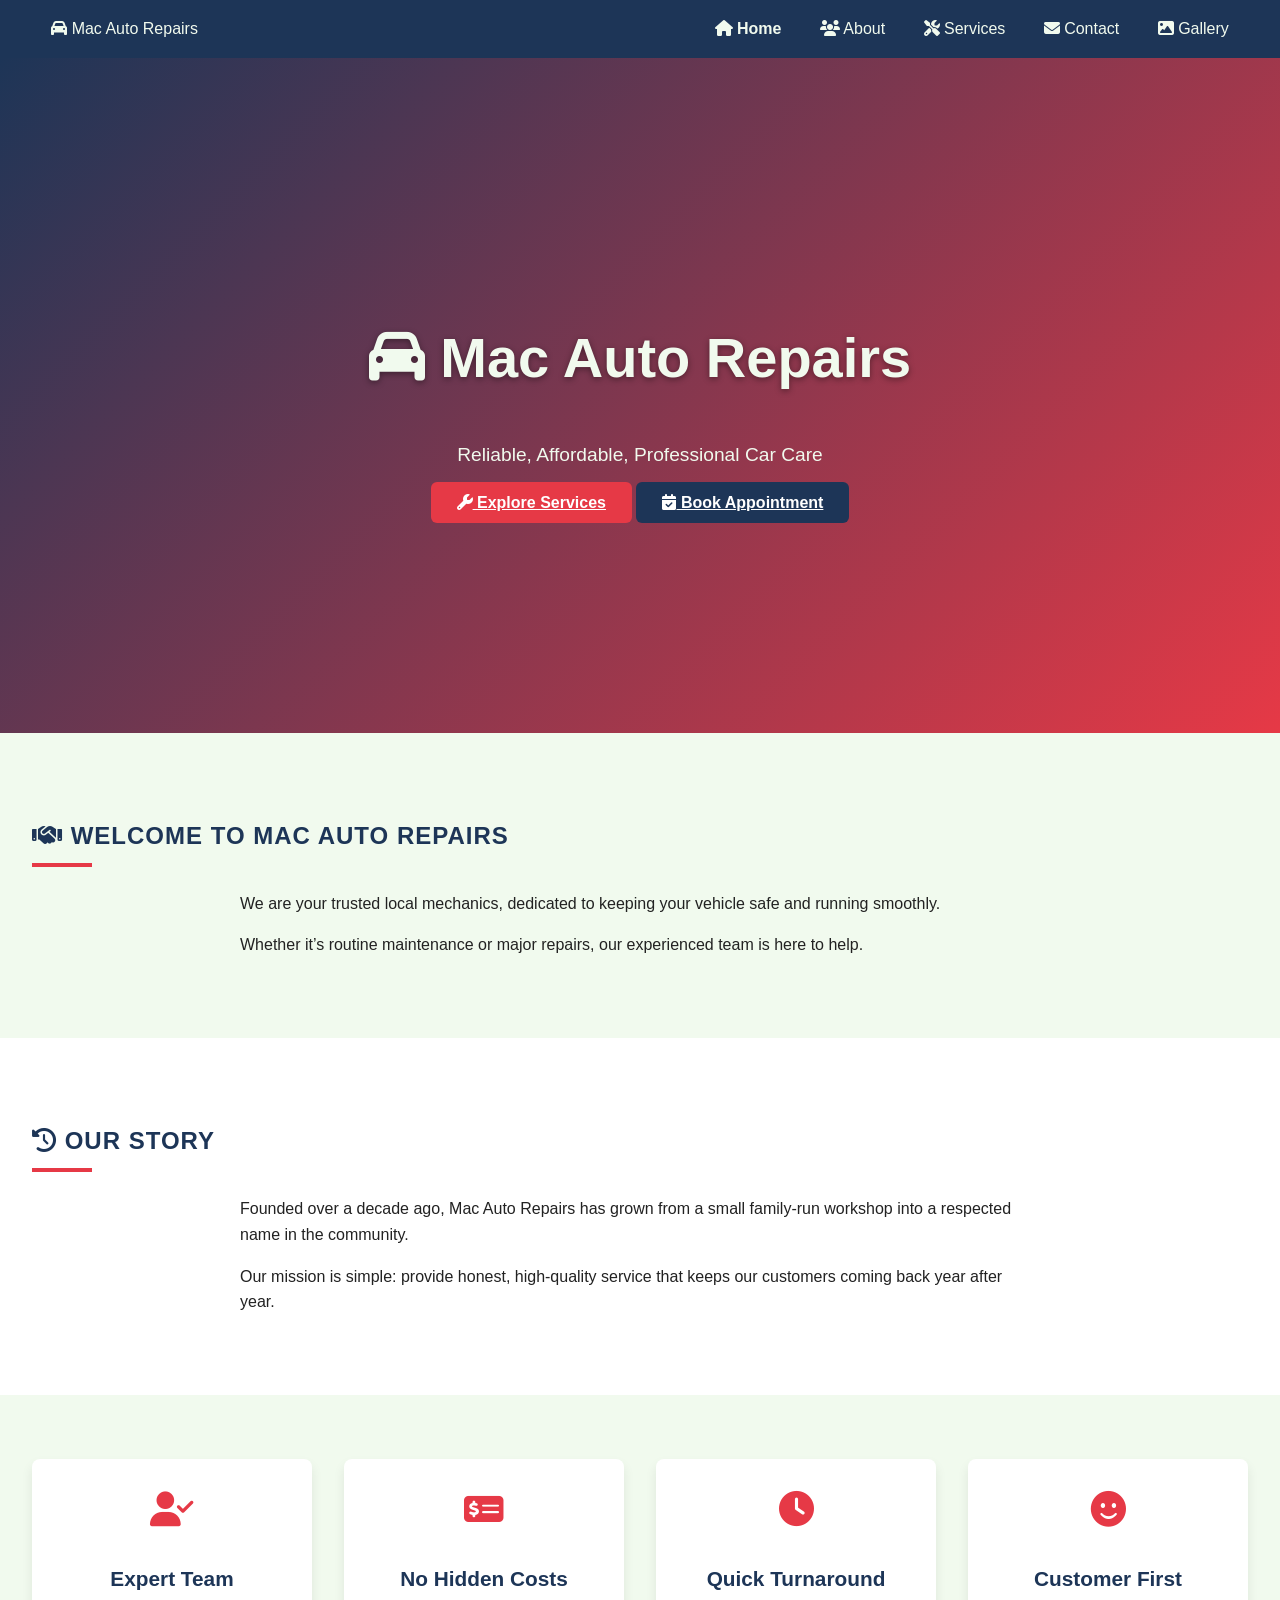
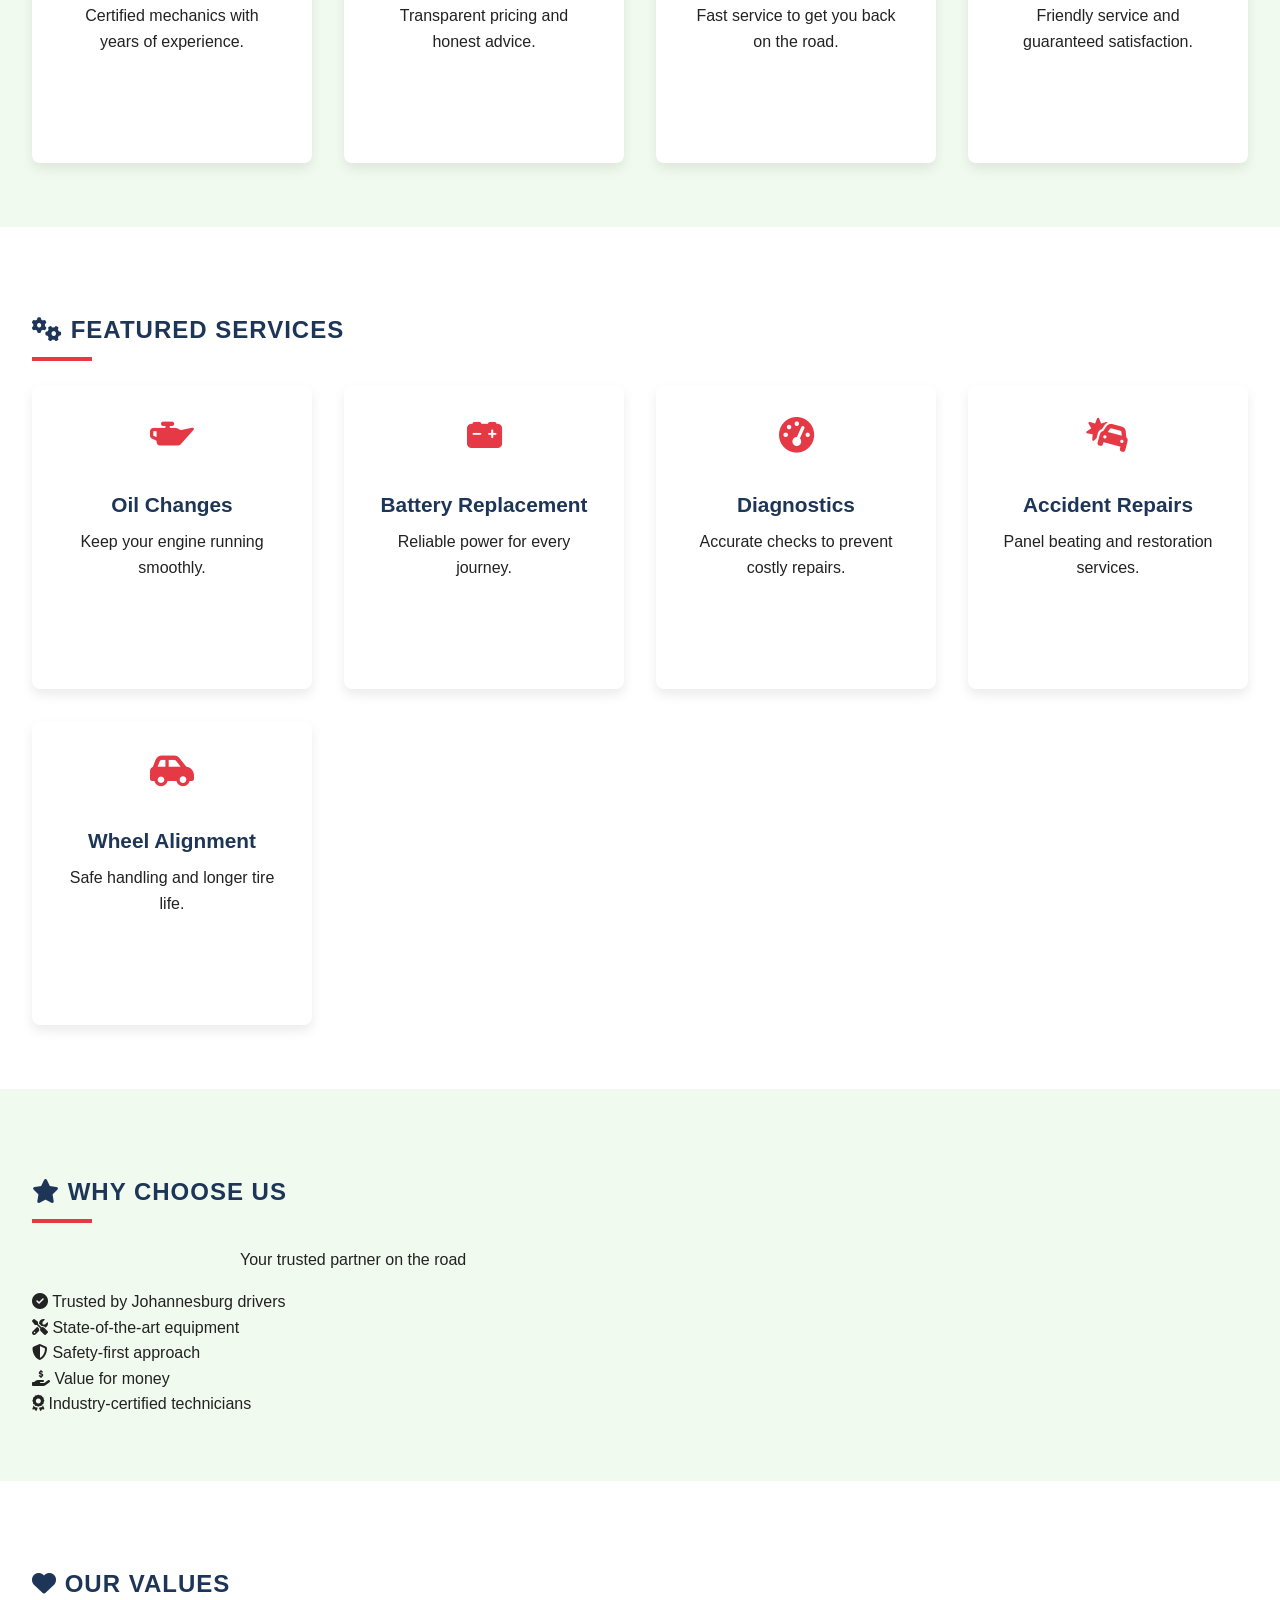
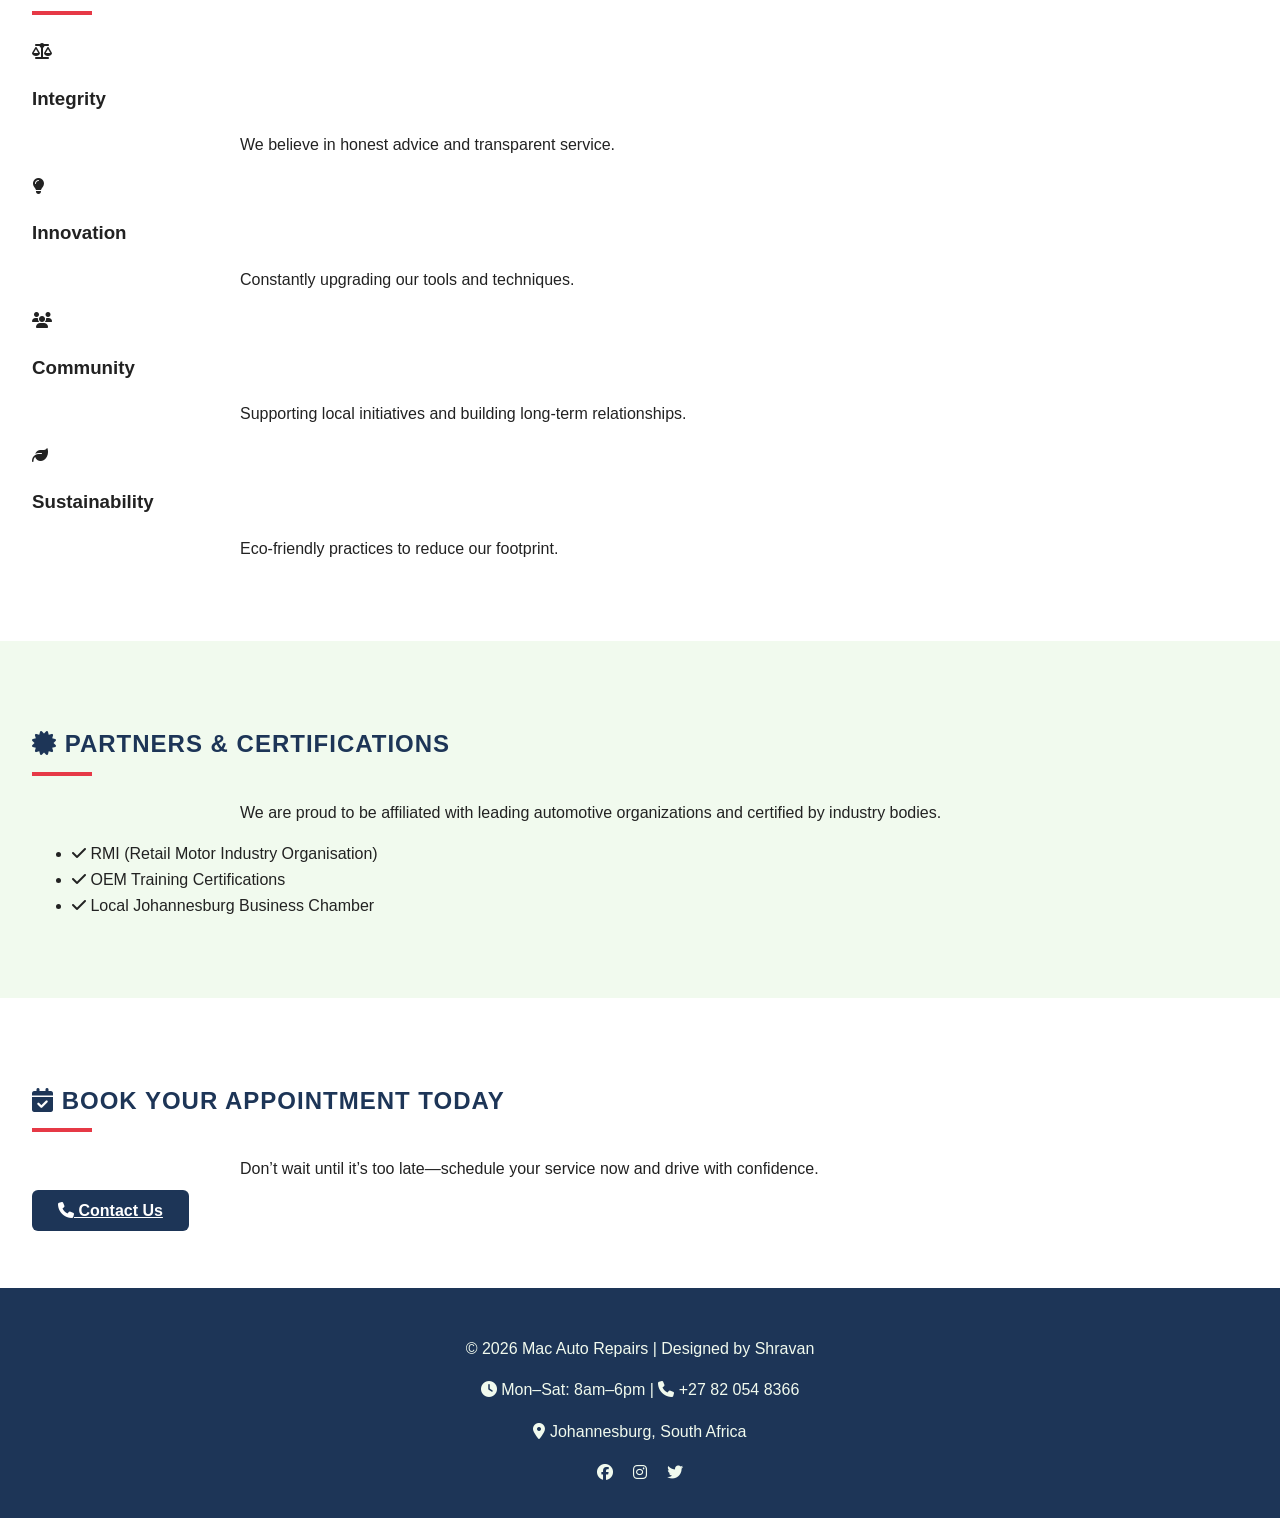
<file: index.html>
<!DOCTYPE html>
<html lang="en">
<head>
  <meta charset="UTF-8">
  <meta name="viewport" content="width=device-width, initial-scale=1.0">
  <title>Mac Auto Repairs</title>
  <meta name="description" content="Mac Auto Repairs in Johannesburg offers reliable, affordable car care including oil changes, diagnostics, accident repairs, and wheel alignment.">
  <link rel="stylesheet" href="styles.css">
  <link rel="stylesheet" href="https://cdnjs.cloudflare.com/ajax/libs/font-awesome/6.5.0/css/all.min.css">
</head>
<body>
  <!-- Navigation -->
  <nav class="main-nav">
    <div class="nav-brand">
      <a href="index.html"><i class="fas fa-car"></i> Mac Auto Repairs</a>
    </div>
    <button class="hamburger" aria-label="Toggle navigation">
      <i class="fas fa-bars"></i>
    </button>
    <div class="nav-links">
      <a href="index.html" class="active"><i class="fas fa-home"></i> Home</a>
      <a href="about.html"><i class="fas fa-users"></i> About</a>
      <a href="services.html"><i class="fas fa-tools"></i> Services</a>
      <a href="contact.html"><i class="fas fa-envelope"></i> Contact</a>
      <a href="gallery.html"><i class="fas fa-image"></i> Gallery</a>
    </div>
  </nav>

  <!-- Hero Section -->
  <header class="hero home-hero">
    <div class="hero-content">
      <h1><i class="fas fa-car"></i> Mac Auto Repairs</h1>
      <p>Reliable, Affordable, Professional Car Care</p>
      <div class="hero-buttons">
        <a href="services.html" class="btn"><i class="fas fa-wrench"></i> Explore Services</a>
        <a href="contact.html" class="btn cta"><i class="fas fa-calendar-check"></i> Book Appointment</a>
      </div>
    </div>
  </header>

  <!-- Welcome Section -->
  <section class="fade-in">
    <h2><i class="fas fa-handshake"></i> Welcome to Mac Auto Repairs</h2>
    <p>We are your trusted local mechanics, dedicated to keeping your vehicle safe and running smoothly.</p>
    <p>Whether it’s routine maintenance or major repairs, our experienced team is here to help.</p>
  </section>

  <!-- Our Story -->
  <section class="fade-in">
    <h2><i class="fas fa-history"></i> Our Story</h2>
    <p>Founded over a decade ago, Mac Auto Repairs has grown from a small family-run workshop into a respected name in the community.</p>
    <p>Our mission is simple: provide honest, high-quality service that keeps our customers coming back year after year.</p>
  </section>

  <!-- Highlights Section -->
  <section class="cards fade-in">
    <div class="card">
      <i class="fas fa-user-check fa-2x"></i>
      <h3>Expert Team</h3>
      <p>Certified mechanics with years of experience.</p>
    </div>
    <div class="card">
      <i class="fas fa-money-check-alt fa-2x"></i>
      <h3>No Hidden Costs</h3>
      <p>Transparent pricing and honest advice.</p>
    </div>
    <div class="card">
      <i class="fas fa-clock fa-2x"></i>
      <h3>Quick Turnaround</h3>
      <p>Fast service to get you back on the road.</p>
    </div>
    <div class="card">
      <i class="fas fa-smile fa-2x"></i>
      <h3>Customer First</h3>
      <p>Friendly service and guaranteed satisfaction.</p>
    </div>
  </section>

  <!-- Featured Services -->
  <section class="fade-in">
    <h2><i class="fas fa-cogs"></i> Featured Services</h2>
    <div class="cards">
      <div class="card"><i class="fas fa-oil-can"></i><h3>Oil Changes</h3><p>Keep your engine running smoothly.</p></div>
      <div class="card"><i class="fas fa-car-battery"></i><h3>Battery Replacement</h3><p>Reliable power for every journey.</p></div>
      <div class="card"><i class="fas fa-tachometer-alt"></i><h3>Diagnostics</h3><p>Accurate checks to prevent costly repairs.</p></div>
      <div class="card"><i class="fas fa-car-crash"></i><h3>Accident Repairs</h3><p>Panel beating and restoration services.</p></div>
      <div class="card"><i class="fas fa-car-side"></i><h3>Wheel Alignment</h3><p>Safe handling and longer tire life.</p></div>
    </div>
  </section>

  <!-- Why Choose Us -->
  <section class="fade-in why-choose">
    <h2><i class="fas fa-star"></i> Why Choose Us</h2>
    <p class="section-tagline">Your trusted partner on the road</p>
    <div class="choose-grid">
      <div><i class="fas fa-check-circle"></i> Trusted by Johannesburg drivers</div>
      <div><i class="fas fa-tools"></i> State-of-the-art equipment</div>
      <div><i class="fas fa-shield-alt"></i> Safety-first approach</div>
      <div><i class="fas fa-hand-holding-usd"></i> Value for money</div>
      <div><i class="fas fa-award"></i> Industry-certified technicians</div>
    </div>
  </section>

  <!-- Our Values -->
  <section class="fade-in values">
    <h2><i class="fas fa-heart"></i> Our Values</h2>
    <div class="values-grid">
      <div class="value-card"><i class="fas fa-balance-scale"></i><h3>Integrity</h3><p>We believe in honest advice and transparent service.</p></div>
      <div class="value-card"><i class="fas fa-lightbulb"></i><h3>Innovation</h3><p>Constantly upgrading our tools and techniques.</p></div>
      <div class="value-card"><i class="fas fa-users"></i><h3>Community</h3><p>Supporting local initiatives and building long-term relationships.</p></div>
      <div class="value-card"><i class="fas fa-leaf"></i><h3>Sustainability</h3><p>Eco-friendly practices to reduce our footprint.</p></div>
    </div>
  </section>

  <!-- Partners & Certifications -->
  <section class="fade-in partners">
    <h2><i class="fas fa-certificate"></i> Partners & Certifications</h2>
    <p>We are proud to be affiliated with leading automotive organizations and certified by industry bodies.</p>
    <ul>
      <li><i class="fas fa-check"></i> RMI (Retail Motor Industry Organisation)</li>
      <li><i class="fas fa-check"></i> OEM Training Certifications</li>
      <li><i class="fas fa-check"></i> Local Johannesburg Business Chamber</li>
    </ul>
  </section>

  <!-- Call to Action -->
  <section class="cta-section fade-in">
    <h2><i class="fas fa-calendar-check"></i> Book Your Appointment Today</h2>
    <p>Don’t wait until it’s too late—schedule your service now and drive with confidence.</p>
    <a href="contact.html" class="btn cta"><i class="fas fa-phone"></i> Contact Us</a>
  </section>

  <!-- Footer -->
  <footer>
    <p>&copy; 2026 Mac Auto Repairs | Designed by Shravan</p>
    <p><i class="fas fa-clock"></i> Mon–Sat: 8am–6pm | <i class="fas fa-phone"></i> +27 82 054 8366</p>
    <p><i class="fas fa-map-marker-alt"></i> Johannesburg, South Africa</p>
    <div class="social-links">
      <a href="#"><i class="fab fa-facebook"></i></a>
      <a href="#"><i class="fab fa-instagram"></i></a>
      <a href="#"><i class="fab fa-twitter"></i></a>
    </div>
  </footer>

  <!-- JS for Hamburger Menu -->
  <script>
    const hamburger = document.querySelector('.hamburger');
    const navLinks = document.querySelector('.nav-links');

    hamburger.addEventListener('click', () => {
      navLinks.classList.toggle('show');
      hamburger.classList.toggle('active');
    });
  </script>
</body>
</html>
</file>
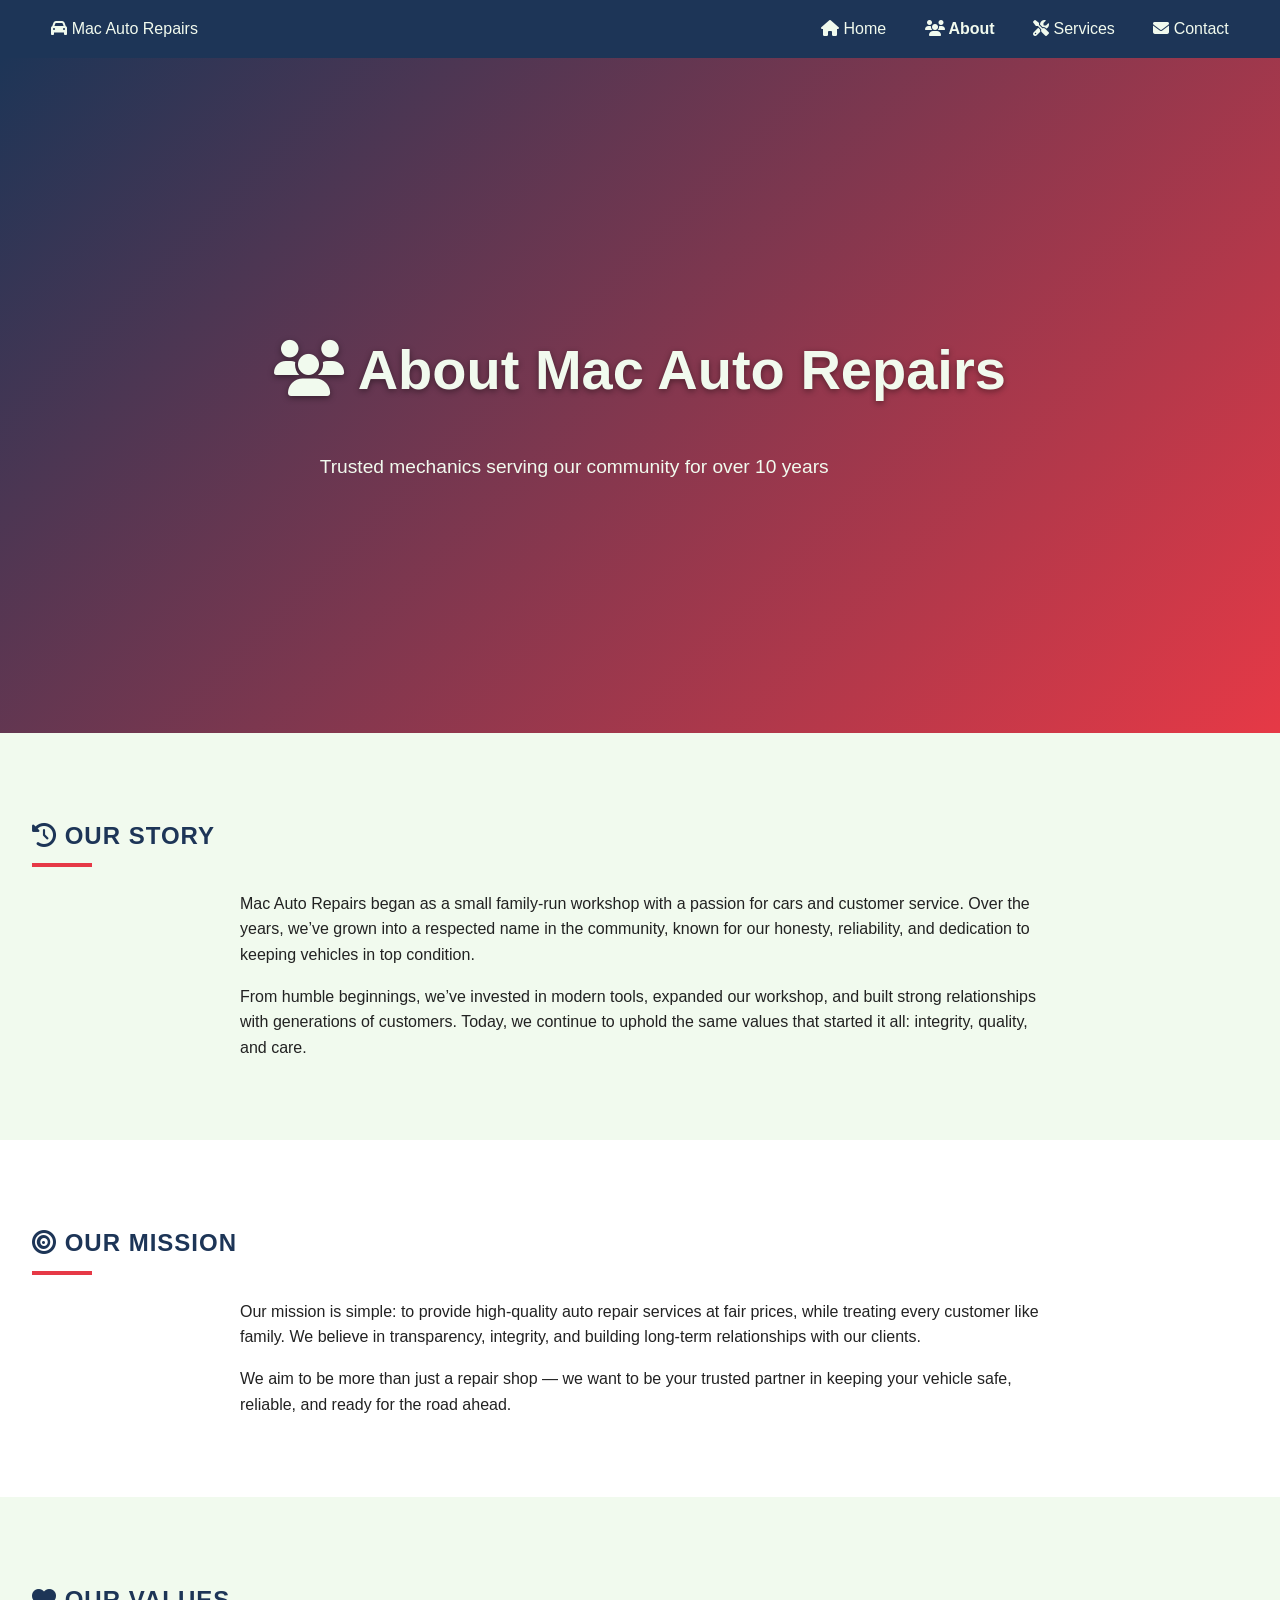
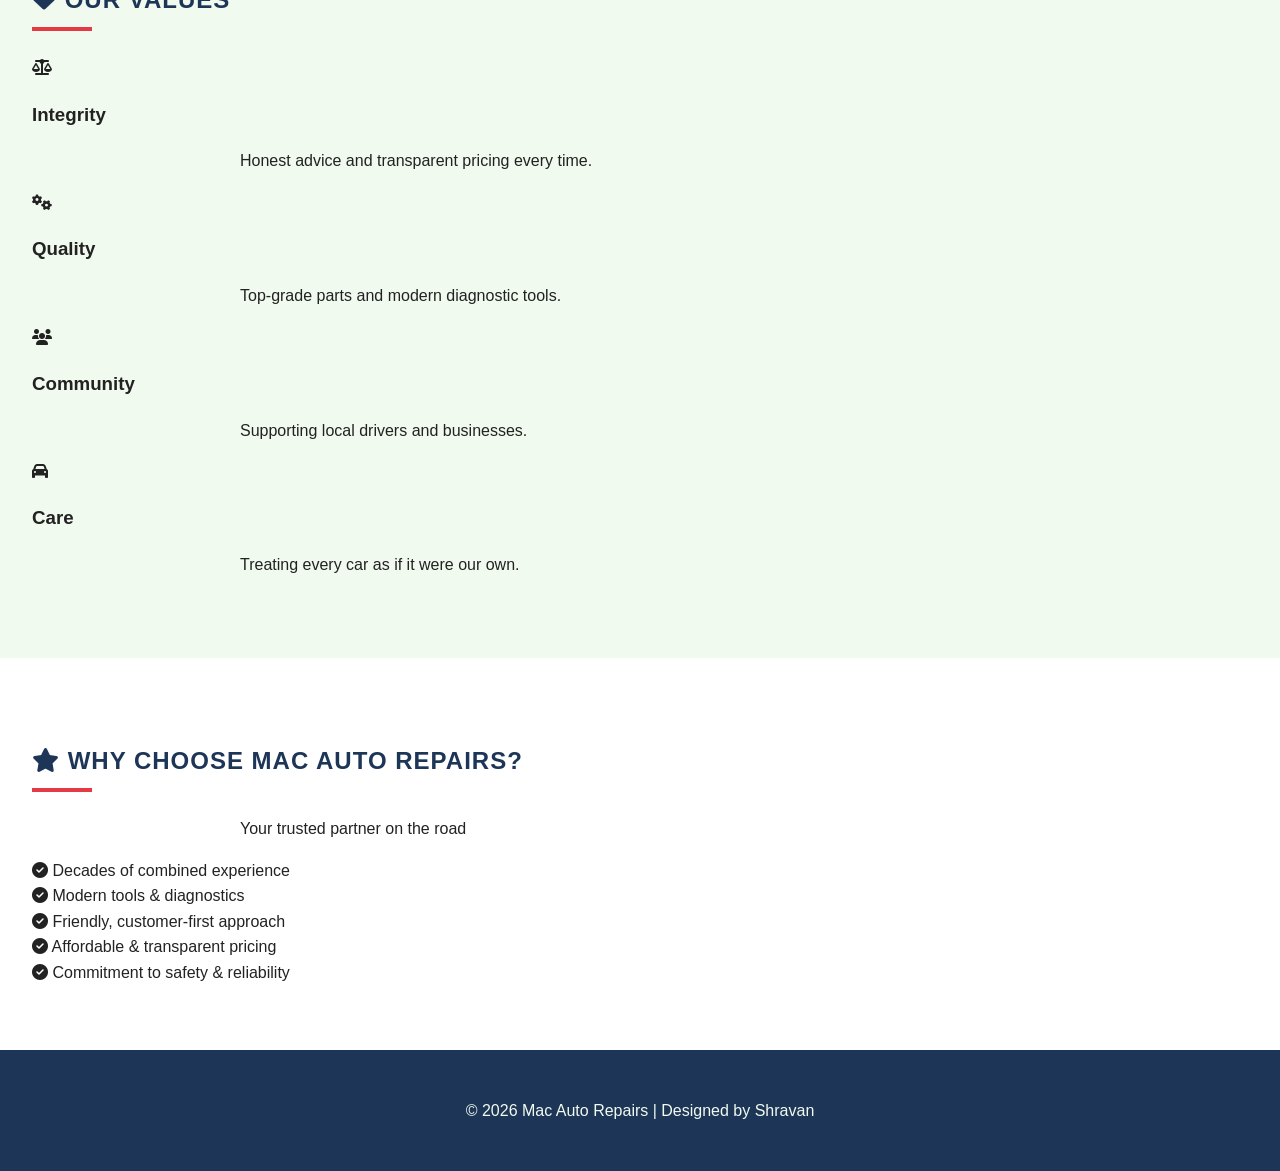
<file: about.html>
<!DOCTYPE html>
<html lang="en">
<head>
  <meta charset="UTF-8">
  <meta name="viewport" content="width=device-width, initial-scale=1.0">
  <title>About Us | Mac Auto Repairs</title>
  <link rel="stylesheet" href="styles.css">
  <link rel="stylesheet" href="https://cdnjs.cloudflare.com/ajax/libs/font-awesome/6.5.0/css/all.min.css">
</head>
<body>
  <!-- Navigation -->
  <nav class="main-nav">
    <div class="nav-brand">
      <a href="index.html"><i class="fas fa-car"></i> Mac Auto Repairs</a>
    </div>
    <button class="hamburger" aria-label="Toggle navigation">
      <i class="fas fa-bars"></i>
    </button>
    <div class="nav-links">
      <a href="index.html"><i class="fas fa-home"></i> Home</a>
      <a href="about.html" class="active"><i class="fas fa-users"></i> About</a>
      <a href="services.html"><i class="fas fa-tools"></i> Services</a>
      <a href="contact.html"><i class="fas fa-envelope"></i> Contact</a>
    </div>
  </nav>

  <!-- Hero Section -->
  <header class="hero about-hero">
    <div class="hero-content">
      <h1><i class="fas fa-users"></i> About Mac Auto Repairs</h1>
      <p>Trusted mechanics serving our community for over 10 years</p>
    </div>
  </header>

  <!-- Company Story -->
  <section class="fade-in">
    <h2><i class="fas fa-history"></i> Our Story</h2>
    <p>Mac Auto Repairs began as a small family-run workshop with a passion for cars and customer service. 
       Over the years, we’ve grown into a respected name in the community, known for our honesty, 
       reliability, and dedication to keeping vehicles in top condition.</p>
    <p>From humble beginnings, we’ve invested in modern tools, expanded our workshop, and built strong 
       relationships with generations of customers. Today, we continue to uphold the same values that 
       started it all: integrity, quality, and care.</p>
  </section>

  <!-- Mission -->
  <section class="fade-in mission">
    <h2><i class="fas fa-bullseye"></i> Our Mission</h2>
    <p>Our mission is simple: to provide high-quality auto repair services at fair prices, 
       while treating every customer like family. We believe in transparency, integrity, 
       and building long-term relationships with our clients.</p>
    <p>We aim to be more than just a repair shop — we want to be your trusted partner in 
       keeping your vehicle safe, reliable, and ready for the road ahead.</p>
  </section>

  <!-- Values -->
  <section class="fade-in values">
    <h2><i class="fas fa-heart"></i> Our Values</h2>
    <div class="values-grid">
      <div class="value-card">
        <i class="fas fa-balance-scale"></i>
        <h3>Integrity</h3>
        <p>Honest advice and transparent pricing every time.</p>
      </div>
      <div class="value-card">
        <i class="fas fa-cogs"></i>
        <h3>Quality</h3>
        <p>Top-grade parts and modern diagnostic tools.</p>
      </div>
      <div class="value-card">
        <i class="fas fa-users"></i>
        <h3>Community</h3>
        <p>Supporting local drivers and businesses.</p>
      </div>
      <div class="value-card">
        <i class="fas fa-car"></i>
        <h3>Care</h3>
        <p>Treating every car as if it were our own.</p>
      </div>
    </div>
  </section>

  <!-- Why Choose Us -->
  <section class="fade-in why-choose">
    <h2><i class="fas fa-star"></i> Why Choose Mac Auto Repairs?</h2>
    <p class="section-tagline">Your trusted partner on the road</p>
    <div class="choose-grid">
      <div><i class="fas fa-check-circle"></i> Decades of combined experience</div>
      <div><i class="fas fa-check-circle"></i> Modern tools & diagnostics</div>
      <div><i class="fas fa-check-circle"></i> Friendly, customer-first approach</div>
      <div><i class="fas fa-check-circle"></i> Affordable & transparent pricing</div>
      <div><i class="fas fa-check-circle"></i> Commitment to safety & reliability</div>
    </div>
  </section>

  <!-- Footer -->
  <footer>
    <p>&copy; 2026 Mac Auto Repairs | Designed by Shravan</p>
  </footer>

  <!-- JS for Hamburger Menu -->
  <script>
    const hamburger = document.querySelector('.hamburger');
    const navLinks = document.querySelector('.nav-links');

    hamburger.addEventListener('click', () => {
      navLinks.classList.toggle('show');
      hamburger.classList.toggle('active');
    });
  </script>
</body>
</html>
</file>
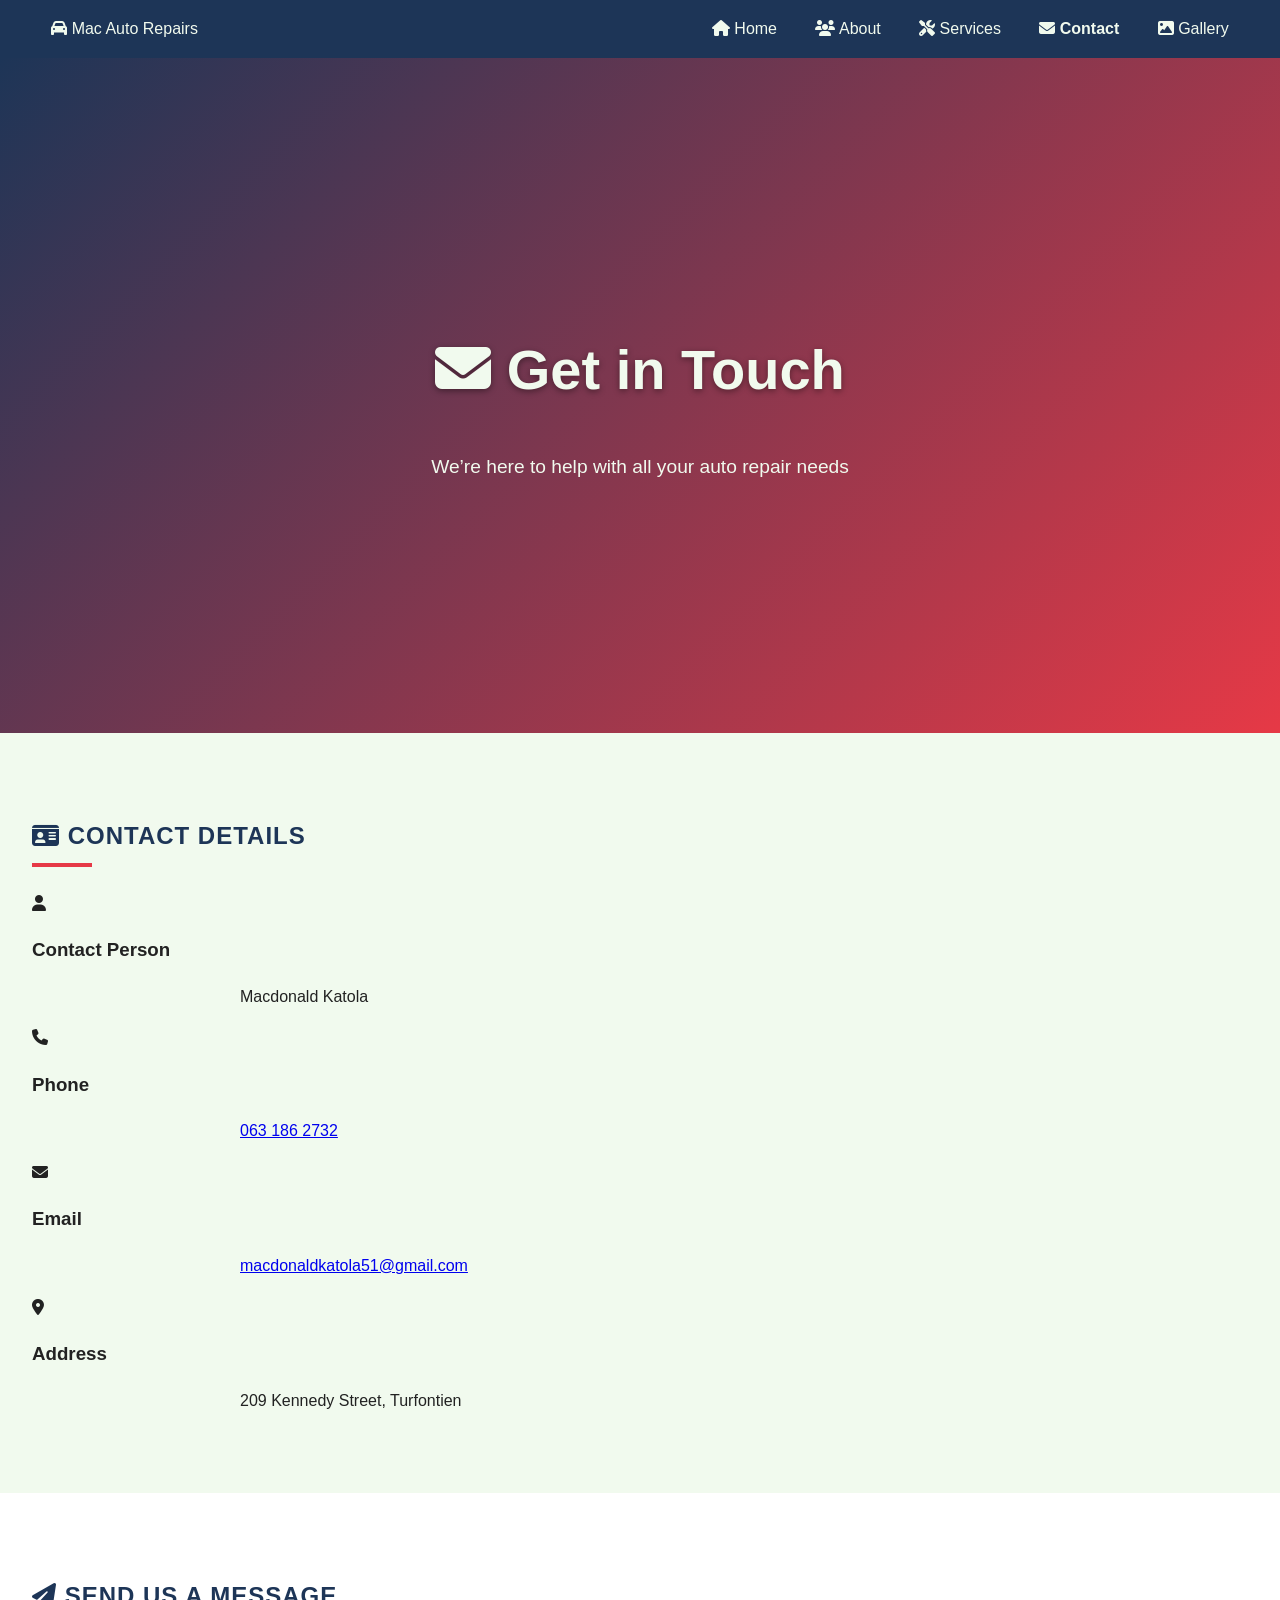
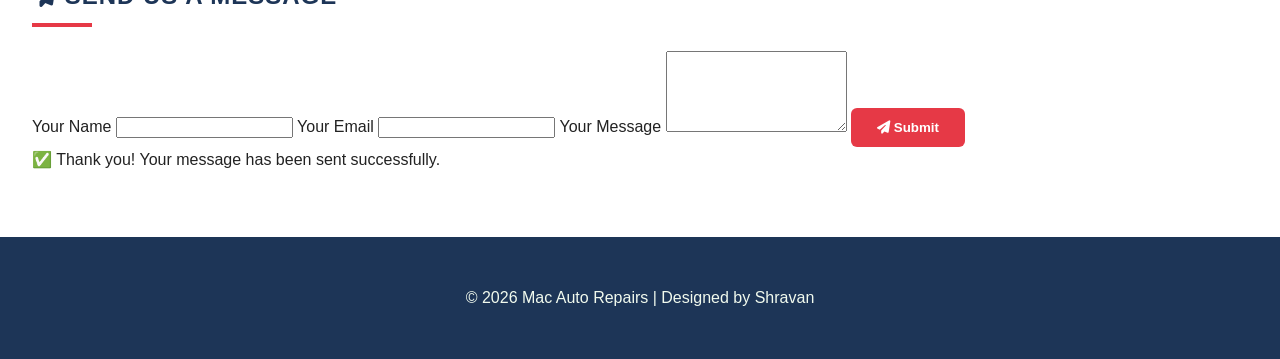
<file: contact.html>
<!DOCTYPE html>
<html lang="en">
<head>
  <meta charset="UTF-8">
  <meta name="viewport" content="width=device-width, initial-scale=1.0">
  <title>Contact Us | Mac Auto Repairs</title>
  <link rel="stylesheet" href="styles.css">
  <link rel="stylesheet" href="https://cdnjs.cloudflare.com/ajax/libs/font-awesome/6.5.0/css/all.min.css">
</head>
<body>
  <!-- Navigation -->
  <nav class="main-nav">
    <div class="nav-brand">
      <a href="index.html"><i class="fas fa-car"></i> Mac Auto Repairs</a>
    </div>
    <button class="hamburger" aria-label="Toggle navigation">
      <i class="fas fa-bars"></i>
    </button>
    <div class="nav-links">
      <a href="index.html"><i class="fas fa-home"></i> Home</a>
      <a href="about.html"><i class="fas fa-users"></i> About</a>
      <a href="services.html"><i class="fas fa-tools"></i> Services</a>
      <a href="contact.html" class="active"><i class="fas fa-envelope"></i> Contact</a>
      <a href="gallery.html"><i class="fas fa-image"></i> Gallery</a>
    </div>
  </nav>

  <!-- Hero Section -->
  <header class="hero contact-hero">
    <div class="hero-content">
      <h1><i class="fas fa-envelope"></i> Get in Touch</h1>
      <p>We’re here to help with all your auto repair needs</p>
    </div>
  </header>

  <!-- Contact Information -->
  <section class="fade-in contact-info">
    <h2><i class="fas fa-id-card"></i> Contact Details</h2>
    <div class="contact-grid">
      <div class="contact-card">
        <i class="fas fa-user"></i>
        <h3>Contact Person</h3>
        <p>Macdonald Katola</p>
      </div>
      <div class="contact-card">
        <i class="fas fa-phone"></i>
        <h3>Phone</h3>
        <p><a href="tel:0631862732">063 186 2732</a></p>
      </div>
      <div class="contact-card">
        <i class="fas fa-envelope"></i>
        <h3>Email</h3>
        <p><a href="mailto:macdonaldkatola51@gmail.com">macdonaldkatola51@gmail.com</a></p>
      </div>
      <div class="contact-card">
        <i class="fas fa-map-marker-alt"></i>
        <h3>Address</h3>
        <p>209 Kennedy Street, Turfontien</p>
      </div>
    </div>
  </section>

  <!-- Contact Form -->
  <section class="fade-in contact-form">
    <h2><i class="fas fa-paper-plane"></i> Send Us a Message</h2>
    <form id="contactForm">
      <label for="name">Your Name</label>
      <input type="text" id="name" name="name" required>

      <label for="email">Your Email</label>
      <input type="email" id="email" name="email" required>

      <label for="message">Your Message</label>
      <textarea id="message" name="message" rows="5" required></textarea>

      <button type="submit"><i class="fas fa-paper-plane"></i> Submit</button>
    </form>
    <div class="success-message" id="successMessage">
      ✅ Thank you! Your message has been sent successfully.
    </div>
  </section>

  <!-- Footer -->
  <footer>
    <p>&copy; 2026 Mac Auto Repairs | Designed by Shravan</p>
  </footer>

  <!-- JS for Hamburger Menu -->
  <script>
    const hamburger = document.querySelector('.hamburger');
    const navLinks = document.querySelector('.nav-links');

    hamburger.addEventListener('click', () => {
      navLinks.classList.toggle('show');
      hamburger.classList.toggle('active');
    });

    // Simple form submission handler (optional enhancement)
    const contactForm = document.getElementById('contactForm');
    const successMessage = document.getElementById('successMessage');

    contactForm.addEventListener('submit', (e) => {
      e.preventDefault();
      successMessage.style.display = 'block';
      contactForm.reset();
    });
  </script>
</body>
</html>
</file>
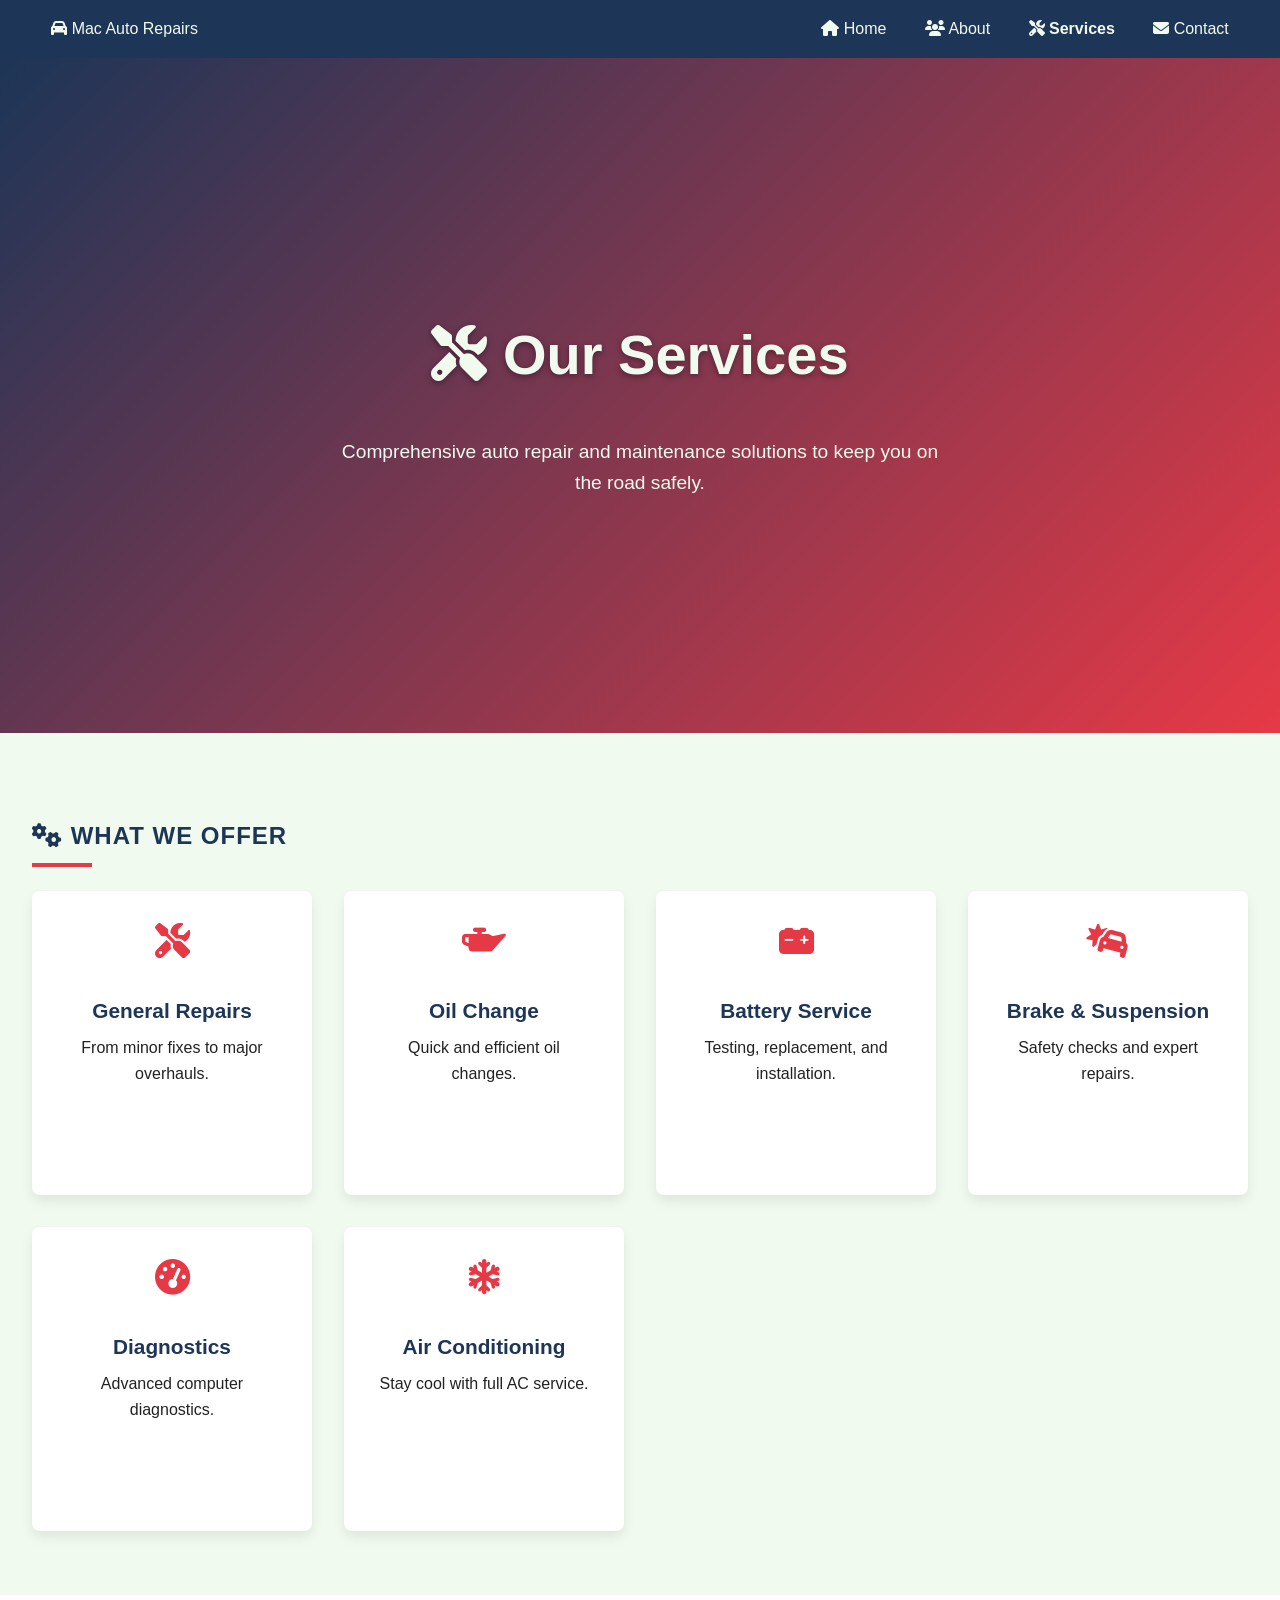
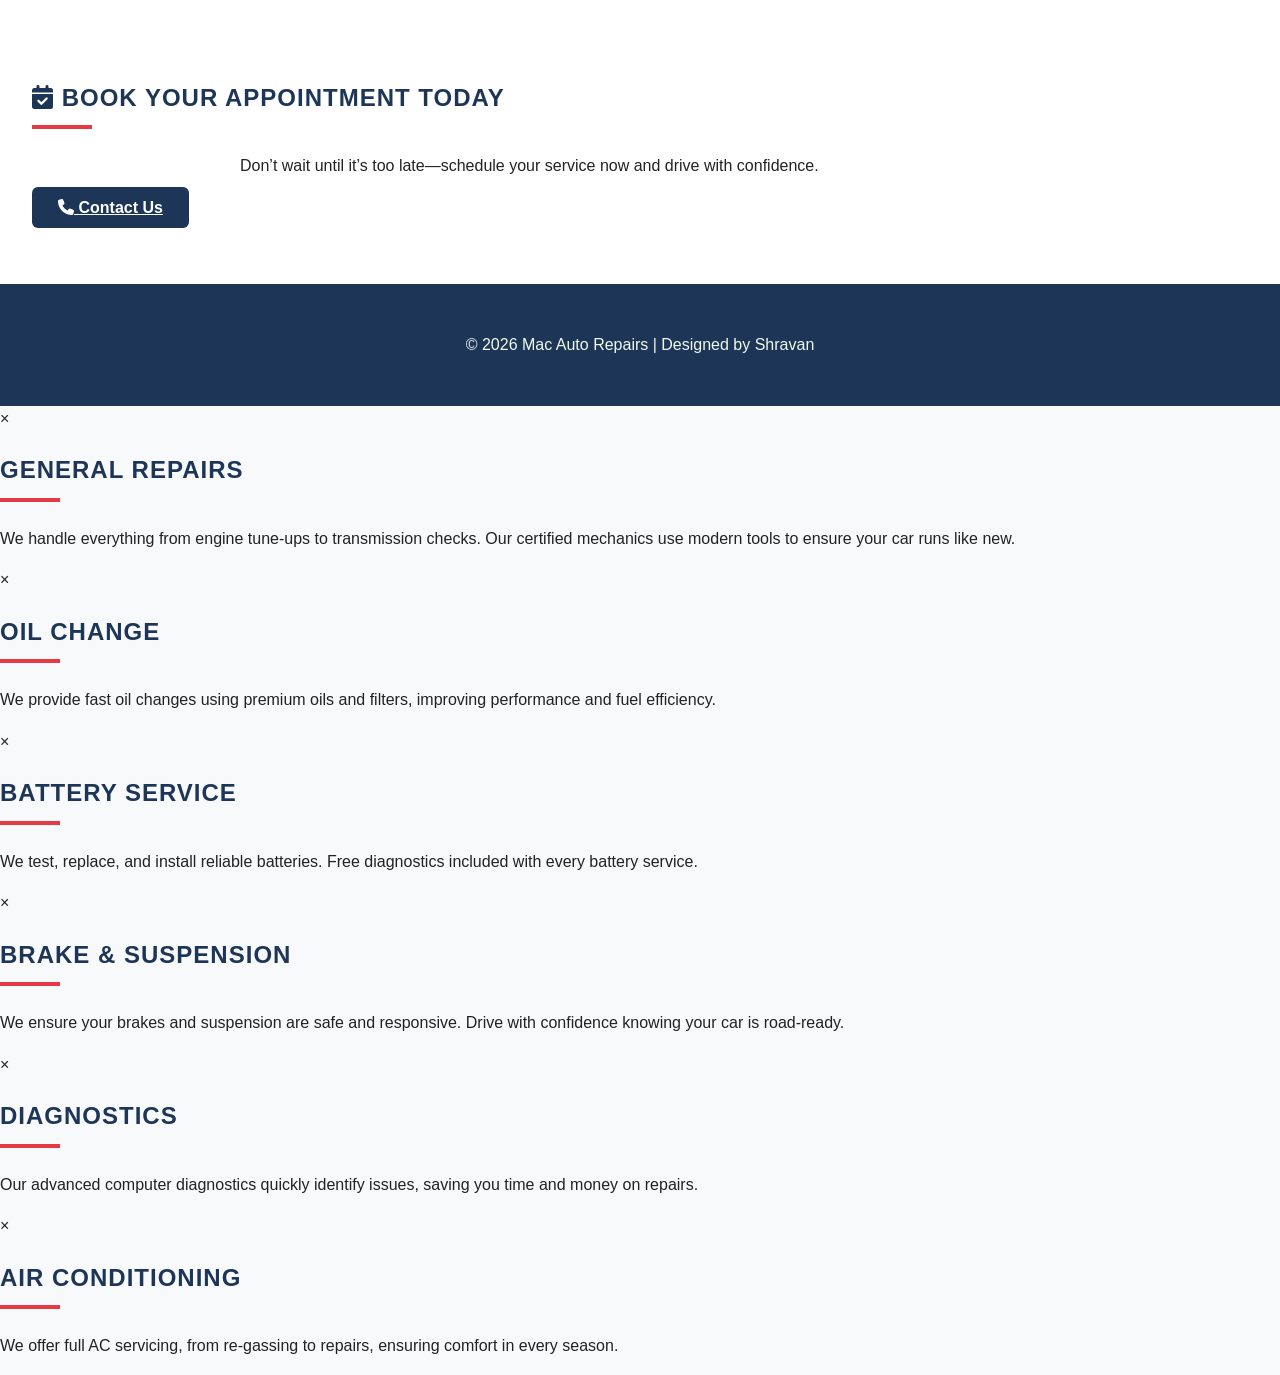
<file: services.html>
<!DOCTYPE html>
<html lang="en">
<head>
  <meta charset="UTF-8">
  <meta name="viewport" content="width=device-width, initial-scale=1.0">
  <title>Services | Mac Auto Repairs</title>
  <meta name="description" content="Explore Mac Auto Repairs services in Johannesburg including general repairs, oil changes, battery service, brakes, diagnostics, and AC servicing.">
  <link rel="stylesheet" href="styles.css">
  <link rel="stylesheet" href="https://cdnjs.cloudflare.com/ajax/libs/font-awesome/6.5.0/css/all.min.css">
</head>
<body>
  <!-- Navigation -->
  <nav class="main-nav">
    <div class="nav-brand">
      <a href="index.html"><i class="fas fa-car"></i> Mac Auto Repairs</a>
    </div>
    <button class="hamburger" aria-label="Toggle navigation">
      <i class="fas fa-bars"></i>
    </button>
    <div class="nav-links">
      <a href="index.html"><i class="fas fa-home"></i> Home</a>
      <a href="about.html"><i class="fas fa-users"></i> About</a>
      <a href="services.html" class="active"><i class="fas fa-tools"></i> Services</a>
      <a href="contact.html"><i class="fas fa-envelope"></i> Contact</a>
    </div>
  </nav>

  <!-- Hero Section -->
  <header class="hero services-hero">
    <div class="hero-content">
      <h1><i class="fas fa-tools"></i> Our Services</h1>
      <p>Comprehensive auto repair and maintenance solutions to keep you on the road safely.</p>
    </div>
  </header>

  <!-- Services Grid -->
  <section id="services" class="fade-in">
    <h2><i class="fas fa-cogs"></i> What We Offer</h2>
    <div class="cards">
      <div class="card" onclick="openModal('repairsModal')" tabindex="0">
        <i class="fas fa-tools"></i>
        <h3>General Repairs</h3>
        <p>From minor fixes to major overhauls.</p>
      </div>
      <div class="card" onclick="openModal('oilModal')" tabindex="0">
        <i class="fas fa-oil-can"></i>
        <h3>Oil Change</h3>
        <p>Quick and efficient oil changes.</p>
      </div>
      <div class="card" onclick="openModal('batteryModal')" tabindex="0">
        <i class="fas fa-car-battery"></i>
        <h3>Battery Service</h3>
        <p>Testing, replacement, and installation.</p>
      </div>
      <div class="card" onclick="openModal('brakeModal')" tabindex="0">
        <i class="fas fa-car-crash"></i>
        <h3>Brake & Suspension</h3>
        <p>Safety checks and expert repairs.</p>
      </div>
      <div class="card" onclick="openModal('diagnosticsModal')" tabindex="0">
        <i class="fas fa-tachometer-alt"></i>
        <h3>Diagnostics</h3>
        <p>Advanced computer diagnostics.</p>
      </div>
      <div class="card" onclick="openModal('acModal')" tabindex="0">
        <i class="fas fa-snowflake"></i>
        <h3>Air Conditioning</h3>
        <p>Stay cool with full AC service.</p>
      </div>
    </div>
  </section>

  <!-- Call to Action -->
  <section class="fade-in cta-section">
    <h2><i class="fas fa-calendar-check"></i> Book Your Appointment Today</h2>
    <p>Don’t wait until it’s too late—schedule your service now and drive with confidence.</p>
    <a href="contact.html" class="btn cta"><i class="fas fa-phone"></i> Contact Us</a>
  </section>

  <!-- Footer -->
  <footer>
    <p>&copy; 2026 Mac Auto Repairs | Designed by Shravan</p>
  </footer>

  <!-- Modals -->
  <div id="repairsModal" class="modal" role="dialog" aria-modal="true" aria-hidden="true">
    <div class="modal-content">
      <span class="close" onclick="closeModal('repairsModal')" aria-label="Close">&times;</span>
      <h2>General Repairs</h2>
      <p>We handle everything from engine tune-ups to transmission checks. Our certified mechanics use modern tools to ensure your car runs like new.</p>
    </div>
  </div>

  <div id="oilModal" class="modal" role="dialog" aria-modal="true" aria-hidden="true">
    <div class="modal-content">
      <span class="close" onclick="closeModal('oilModal')" aria-label="Close">&times;</span>
      <h2>Oil Change</h2>
      <p>We provide fast oil changes using premium oils and filters, improving performance and fuel efficiency.</p>
    </div>
  </div>

  <div id="batteryModal" class="modal" role="dialog" aria-modal="true" aria-hidden="true">
    <div class="modal-content">
      <span class="close" onclick="closeModal('batteryModal')" aria-label="Close">&times;</span>
      <h2>Battery Service</h2>
      <p>We test, replace, and install reliable batteries. Free diagnostics included with every battery service.</p>
    </div>
  </div>

  <div id="brakeModal" class="modal" role="dialog" aria-modal="true" aria-hidden="true">
    <div class="modal-content">
      <span class="close" onclick="closeModal('brakeModal')" aria-label="Close">&times;</span>
      <h2>Brake & Suspension</h2>
      <p>We ensure your brakes and suspension are safe and responsive. Drive with confidence knowing your car is road-ready.</p>
    </div>
  </div>

  <div id="diagnosticsModal" class="modal" role="dialog" aria-modal="true" aria-hidden="true">
    <div class="modal-content">
      <span class="close" onclick="closeModal('diagnosticsModal')" aria-label="Close">&times;</span>
      <h2>Diagnostics</h2>
      <p>Our advanced computer diagnostics quickly identify issues, saving you time and money on repairs.</p>
    </div>
  </div>

  <div id="acModal" class="modal" role="dialog" aria-modal="true" aria-hidden="true">
    <div class="modal-content">
      <span class="close" onclick="closeModal('acModal')" aria-label="Close">&times;</span>
      <h2>Air Conditioning</h2>
      <p>We offer full AC servicing, from re-gassing to repairs, ensuring comfort in every season.</p>
    </div>
  </div>

  <!-- JavaScript -->
  <script>
    // Hamburger toggle
    const hamburger = document.querySelector(".hamburger");
    const navLinks = document.querySelector(".nav-links");
    hamburger.addEventListener("click", () => {
      navLinks.classList.toggle("show");
      hamburger.classList.toggle("active");
    });

    // Modal logic
    function openModal(id) {
      const modal = document.getElementById(id);
      modal.classList.remove("hide");
      modal.style.display = "flex";
      modal.setAttribute("aria-hidden", "false");
      modal.querySelector(".close").focus();
    }
    function closeModal(id) {
      const modal = document.getElementById(id);
      modal.classList.add("hide");
      setTimeout(() => {
        modal.style.display = "none";
        modal.setAttribute("aria-hidden", "true");
      }, 300);
    }
    window.onclick = function(event) {
      document.querySelectorAll(".modal").forEach(modal => {
        if (event.target === modal) closeModal(modal.id);
      });
    };
    window.addEventListener("keydown", (e) => {
      if (e.key === "Escape") {
        document.querySelectorAll(".modal").forEach(modal => closeModal(modal.id));
      }
    });
    // Keyboard support for cards
    document.querySelectorAll(".card").forEach(card => {
      card.addEventListener("keydown", e => {
        if (e.key === "Enter" || e.key === " ") card.click();
      });
    });
  </script>
</body>
</html>
</file>
<file: styles.css>
/* =========================
   Theme Colors (Extended)
========================= */
:root {
  --primary: #e63946;        /* Strong red for energy */
  --primary-light: #ff6b6b;  /* Lighter red for hover/accents */
  --primary-dark: #b71c1c;   /* Darker red for depth */

  --secondary: #1d3557;      /* Deep navy for professionalism */
  --secondary-light: #457b9d;/* Lighter navy for hover/accents */
  --secondary-dark: #0a192f; /* Darker navy for depth */

  --accent: #f1faee;         /* Clean off-white for contrast */
  --dark: #222;              /* Neutral dark grey */
  --light: #f8f9fa;          /* Soft light background */
}

/* =========================
   Global Styles
========================= */
body {
  font-family: 'Poppins', sans-serif;
  margin: 0;
  padding: 0;
  line-height: 1.6;
  color: var(--dark);
  background: var(--light);
}

/* =========================
   Navigation Bar
========================= */
.main-nav {
  background: var(--secondary);
  padding: 1rem 2rem;
  display: flex;
  justify-content: space-between;
  align-items: center;
  position: sticky;
  top: 0;
  z-index: 1000;
}

.main-nav a {
  color: var(--accent);
  margin: 0 1.2rem;
  text-decoration: none;
  font-weight: 500;
  transition: color 0.3s ease;
  position: relative;
}

.main-nav a:hover {
  color: var(--primary-light);
}

.main-nav a.active {
  font-weight: 700;
}

.main-nav a.active::after {
  content: "";
  position: absolute;
  bottom: -4px;
  left: 0;
  width: 100%;
  height: 2px;
  background: var(--primary);
  transform: scaleX(0);
  transform-origin: right;
  transition: transform 0.3s ease;
}

.main-nav a.active:hover::after {
  transform: scaleX(1);
  transform-origin: left;
}

/* Hamburger Menu */
.hamburger {
  background: none;
  border: none;
  color: var(--accent);
  font-size: 1.5rem;
  cursor: pointer;
  display: none;
}

.hamburger.active i {
  color: var(--primary-light);
}

.nav-links {
  display: flex;
}

.nav-links.show {
  display: flex;
  flex-direction: column;
  margin-top: 1rem;
  animation: slideDown 0.3s ease forwards;
}

@keyframes slideDown {
  from { opacity: 0; transform: translateY(-10px); }
  to { opacity: 1; transform: translateY(0); }
}

/* Responsive Nav */
@media (max-width: 768px) {
  .main-nav {
    flex-direction: column;
    align-items: flex-start;
  }

  .hamburger {
    display: block;
  }

  .nav-links {
    display: none;
    width: 100%;
    text-align: center;
    background: var(--secondary-dark);
    border-radius: 6px;
    padding: 1rem;
  }

  .nav-links a {
    display: block;
    margin: 0.8rem 0;
  }
}

/* =========================
   Hero Section
========================= */
.hero {
  background: linear-gradient(135deg, var(--secondary), var(--primary));
  min-height: 75vh;
  display: flex;
  flex-direction: column;
  justify-content: center;
  align-items: center;
  text-align: center;
  color: var(--accent);
}
.hero h1 {
  font-size: clamp(2rem, 5vw, 3.5rem);
  text-shadow: 0 2px 6px rgba(0,0,0,0.4);
}
.hero p {
  max-width: 600px;
  margin-top: 1rem;
  font-size: 1.2rem;
}
.hero .btn {
  animation: fadeInUp 1s ease forwards;
}
.hero .btn:nth-child(2) {
  animation-delay: 0.3s;
}
@keyframes fadeInUp {
  from { opacity: 0; transform: translateY(20px); }
  to { opacity: 1; transform: translateY(0); }
}

/* =========================
   Buttons
========================= */
button, .btn {
  background: var(--primary);
  color: #fff;
  padding: 12px 26px;
  border: none;
  border-radius: 6px;
  font-weight: 600;
  cursor: pointer;
  transition: all 0.3s ease;
}
button:hover, .btn:hover {
  background: var(--secondary-light);
  transform: scale(1.05);
}
.btn.cta {
  background: var(--secondary);
}
.btn.cta:hover {
  background: var(--primary-light);
}

/* =========================
   Sections
========================= */
section {
  padding: 4rem 2rem;
  background: var(--accent);
}
section:nth-child(even) {
  background: #ffffff;
}
section p {
  max-width: 800px;
  margin: 0 auto 1rem;
}

/* =========================
   Headings
========================= */
h2 {
  color: var(--secondary);
  text-transform: uppercase;
  letter-spacing: 1px;
  margin-bottom: 1.5rem;
}
h2::after {
  content: "";
  display: block;
  width: 60px;
  height: 4px;
  background: var(--primary);
  margin-top: 0.5rem;
}

/* =========================
   Cards Layout
========================= */
.cards {
  display: grid;
  grid-template-columns: repeat(auto-fit, minmax(260px, 1fr));
  gap: 2rem;
}
.card {
  background: #fff;
  border-radius: 8px;
  padding: 2rem;
  text-align: center;
  min-height: 240px;
  box-shadow: 0 6px 12px rgba(0,0,0,0.08);
  transition: transform 0.3s ease, box-shadow 0.3s ease, background 0.3s ease;
}
.card:hover {
  transform: translateY(-6px);
  box-shadow: 0 12px 24px rgba(0,0,0,0.15);
  background: #fdfdfd;
}
.card i {
  color: var(--primary);
  font-size: 2.2rem;
  margin-bottom: 15px;
  transition: color 0.3s ease;
}
.card:hover i {
  color: var(--secondary-light);
}
.card h3 {
  margin-bottom: 0.5rem;
  color: var(--secondary);
  font-size: 1.3rem;
}

/* =========================
   Footer
========================= */
footer {
  background: var(--secondary);
  color: var(--accent);
  text-align: center;
  padding: 2rem;
}
footer a {
  color: var(--primary-light);
  text-decoration: none;
  transition: color 0.3s ease;
}
footer a:hover {
  color: var(--accent);
}
.social-links a {
  margin: 0 0.5rem;
  color: var(--accent);
  transition: transform 0.3s ease, color 0.3s ease;
}
.social-links a:hover {
  transform: scale(1.2);
  color: var(--primary-light);
}

/* =========================
   Responsive Adjustments
========================= */
@media (max-width: 768px) {
  .hero h1 {
    font-size: 2rem;
  }
  section {
    padding: 3rem 1.5rem;
  }
  .cards {
    grid-template-columns: 1fr;
  }
}
</file>
